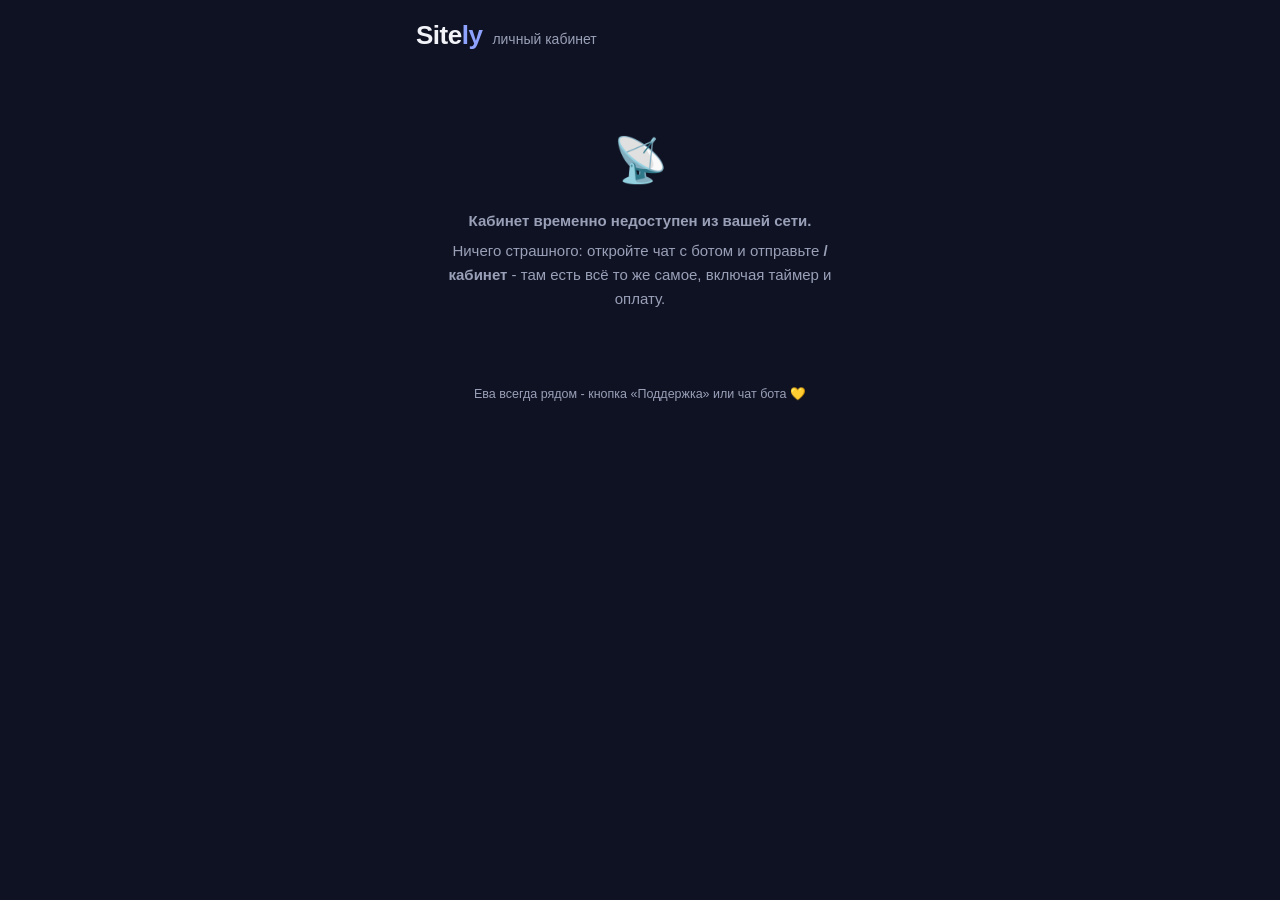
<file: index.html>
<!doctype html>
<html lang="ru">
<head>
<meta charset="utf-8">
<meta name="viewport" content="width=device-width, initial-scale=1, maximum-scale=1, user-scalable=no">
<title>Sitely - личный кабинет</title>
<meta name="robots" content="noindex">
<script src="https://telegram.org/js/telegram-web-app.js"></script>
<link rel="stylesheet" href="style.css">
</head>
<body>
<div id="app">
  <header class="head">
    <div class="logo">Site<span>ly</span></div>
    <div class="head-sub">личный кабинет</div>
  </header>

  <main id="content">
    <div class="state" id="loading">
      <div class="spinner"></div>
      <p>Загружаю ваш кабинет...</p>
    </div>
  </main>

  <footer class="foot">Ева всегда рядом - кнопка «Поддержка» или чат бота 💛</footer>
</div>
<script src="app.js"></script>
</body>
</html>
</file>
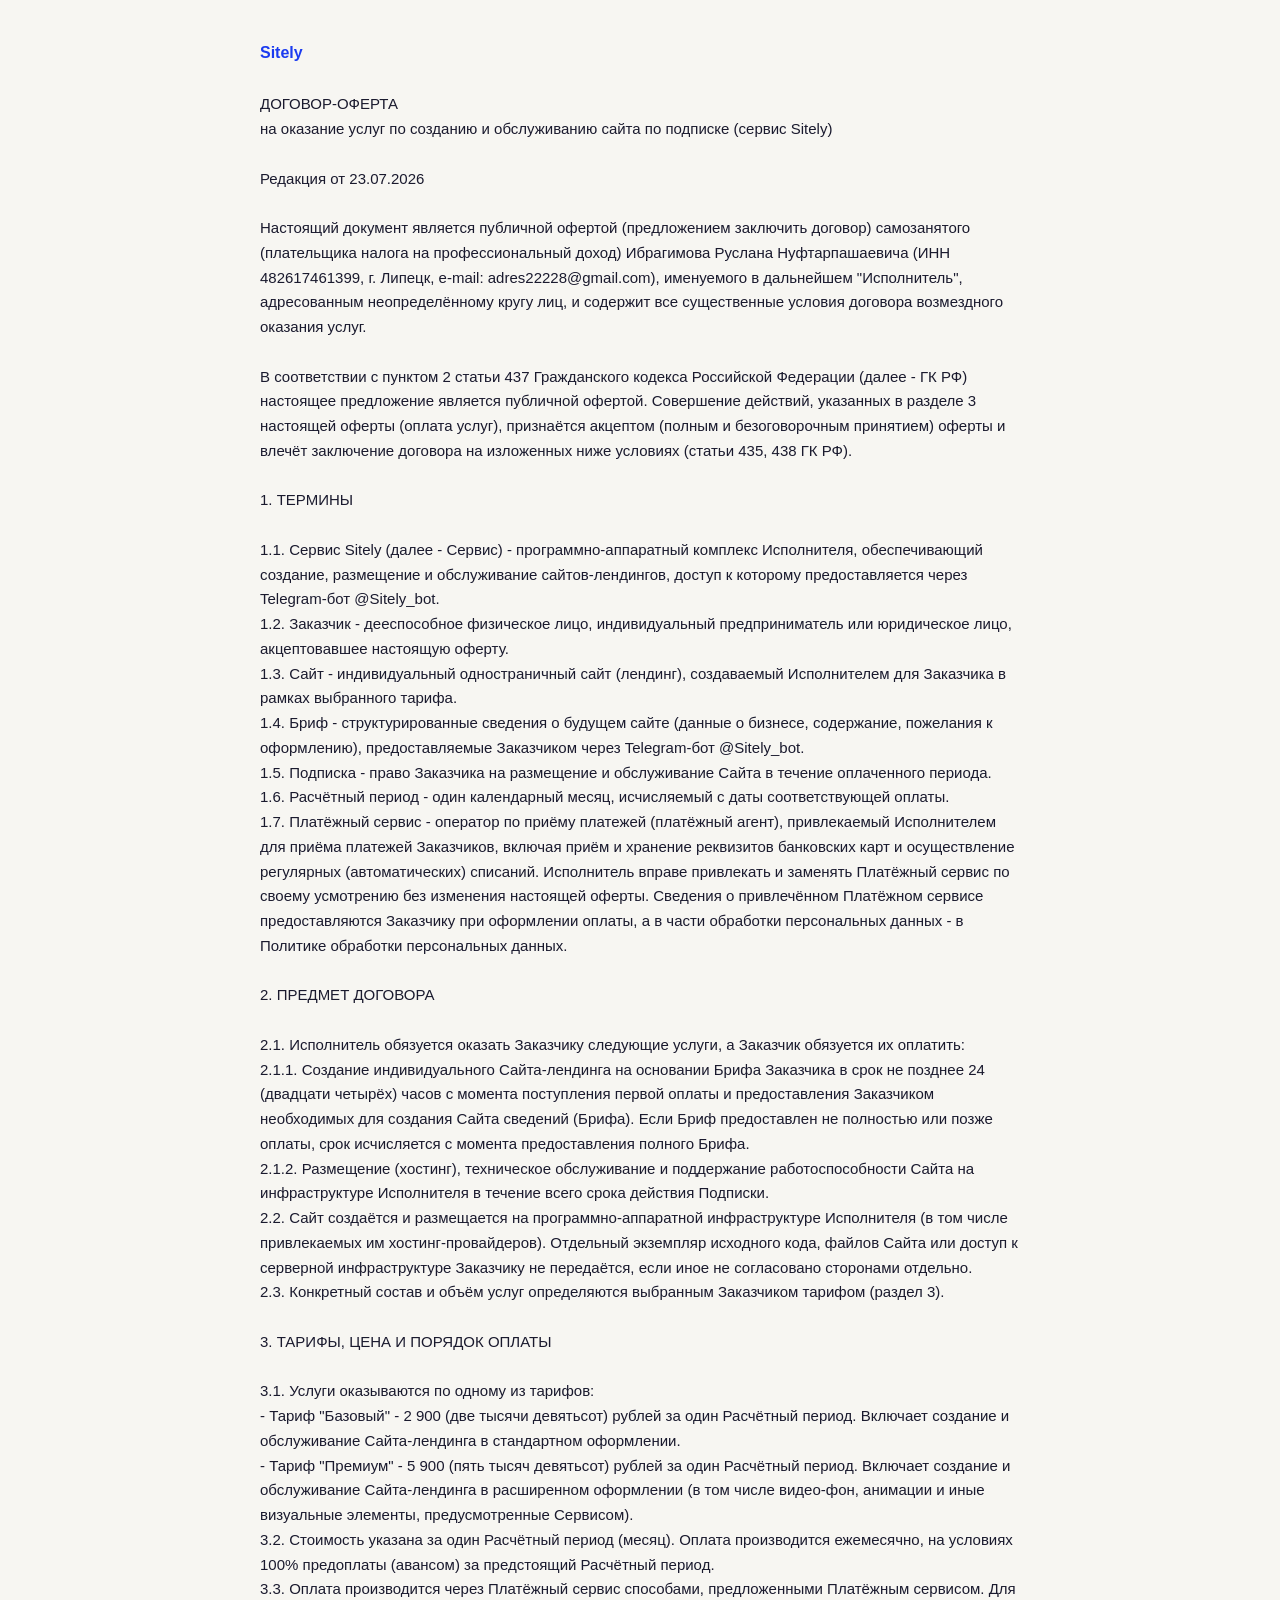
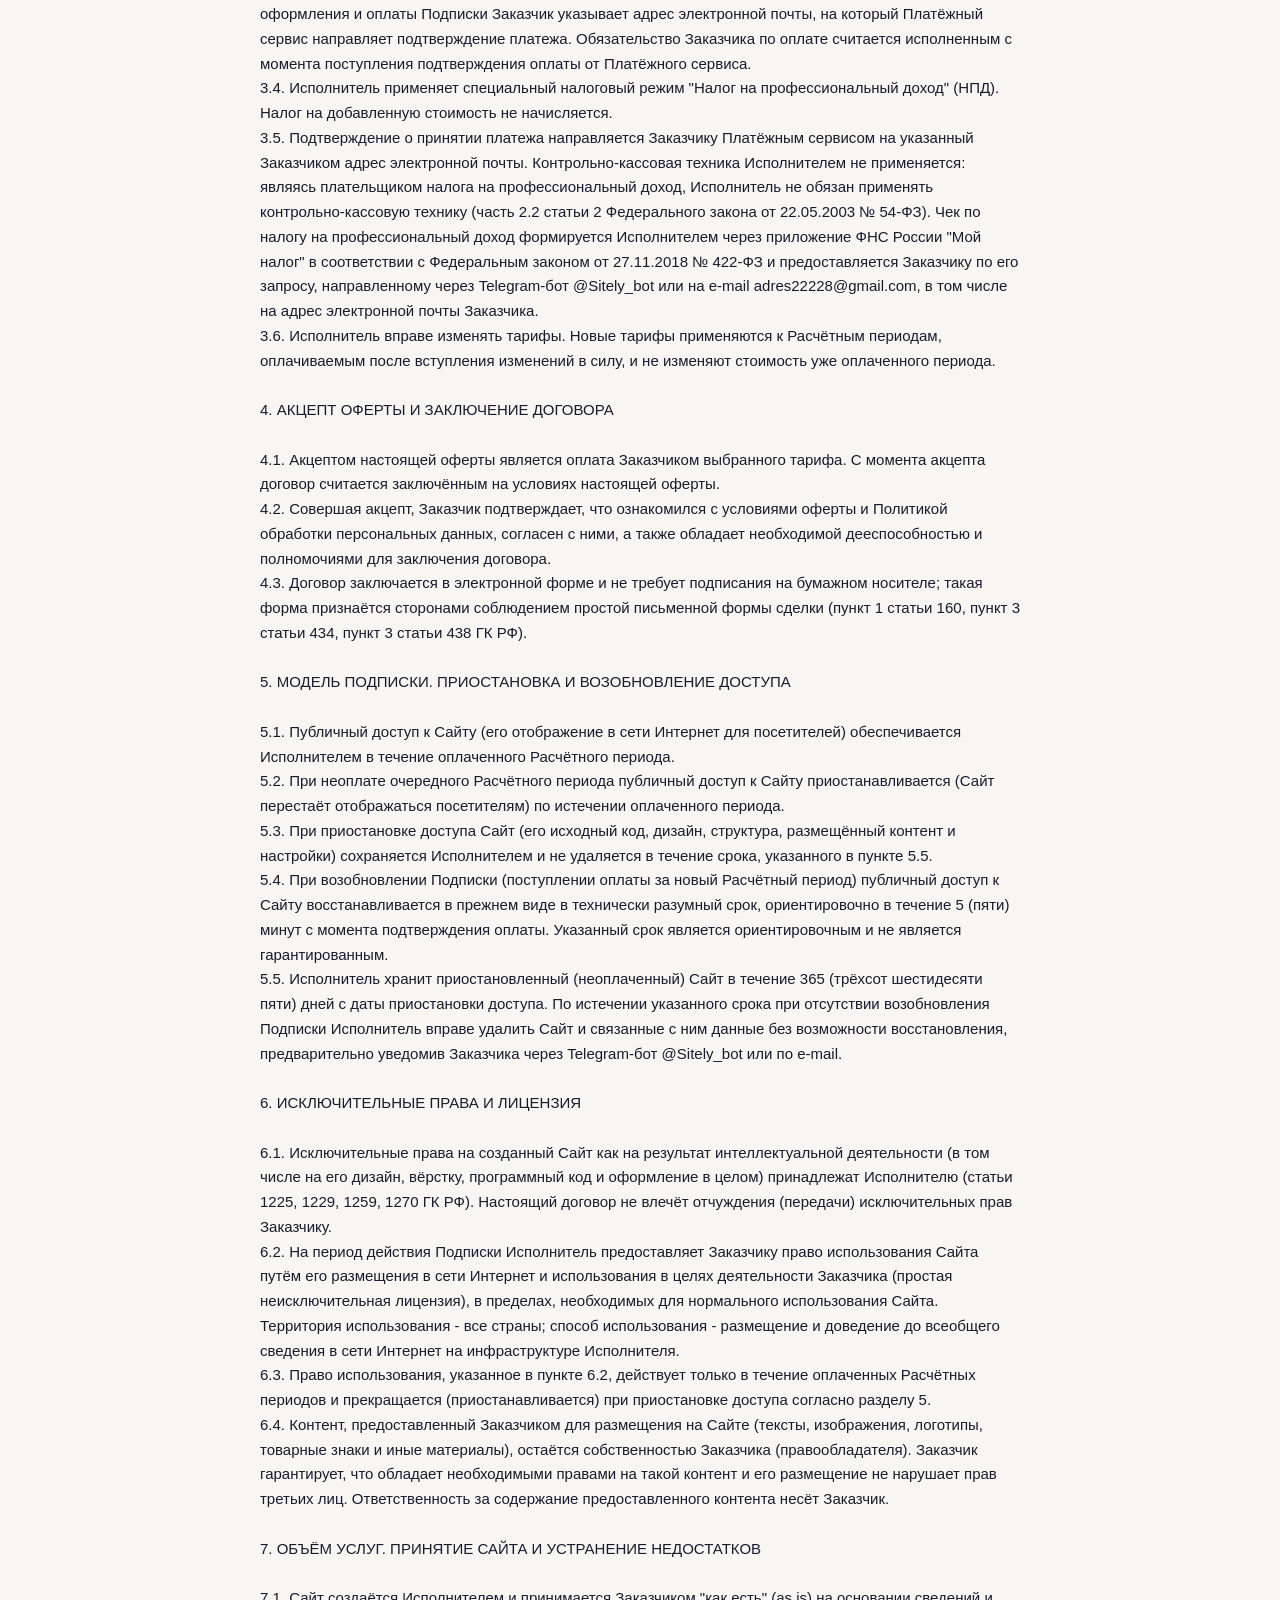
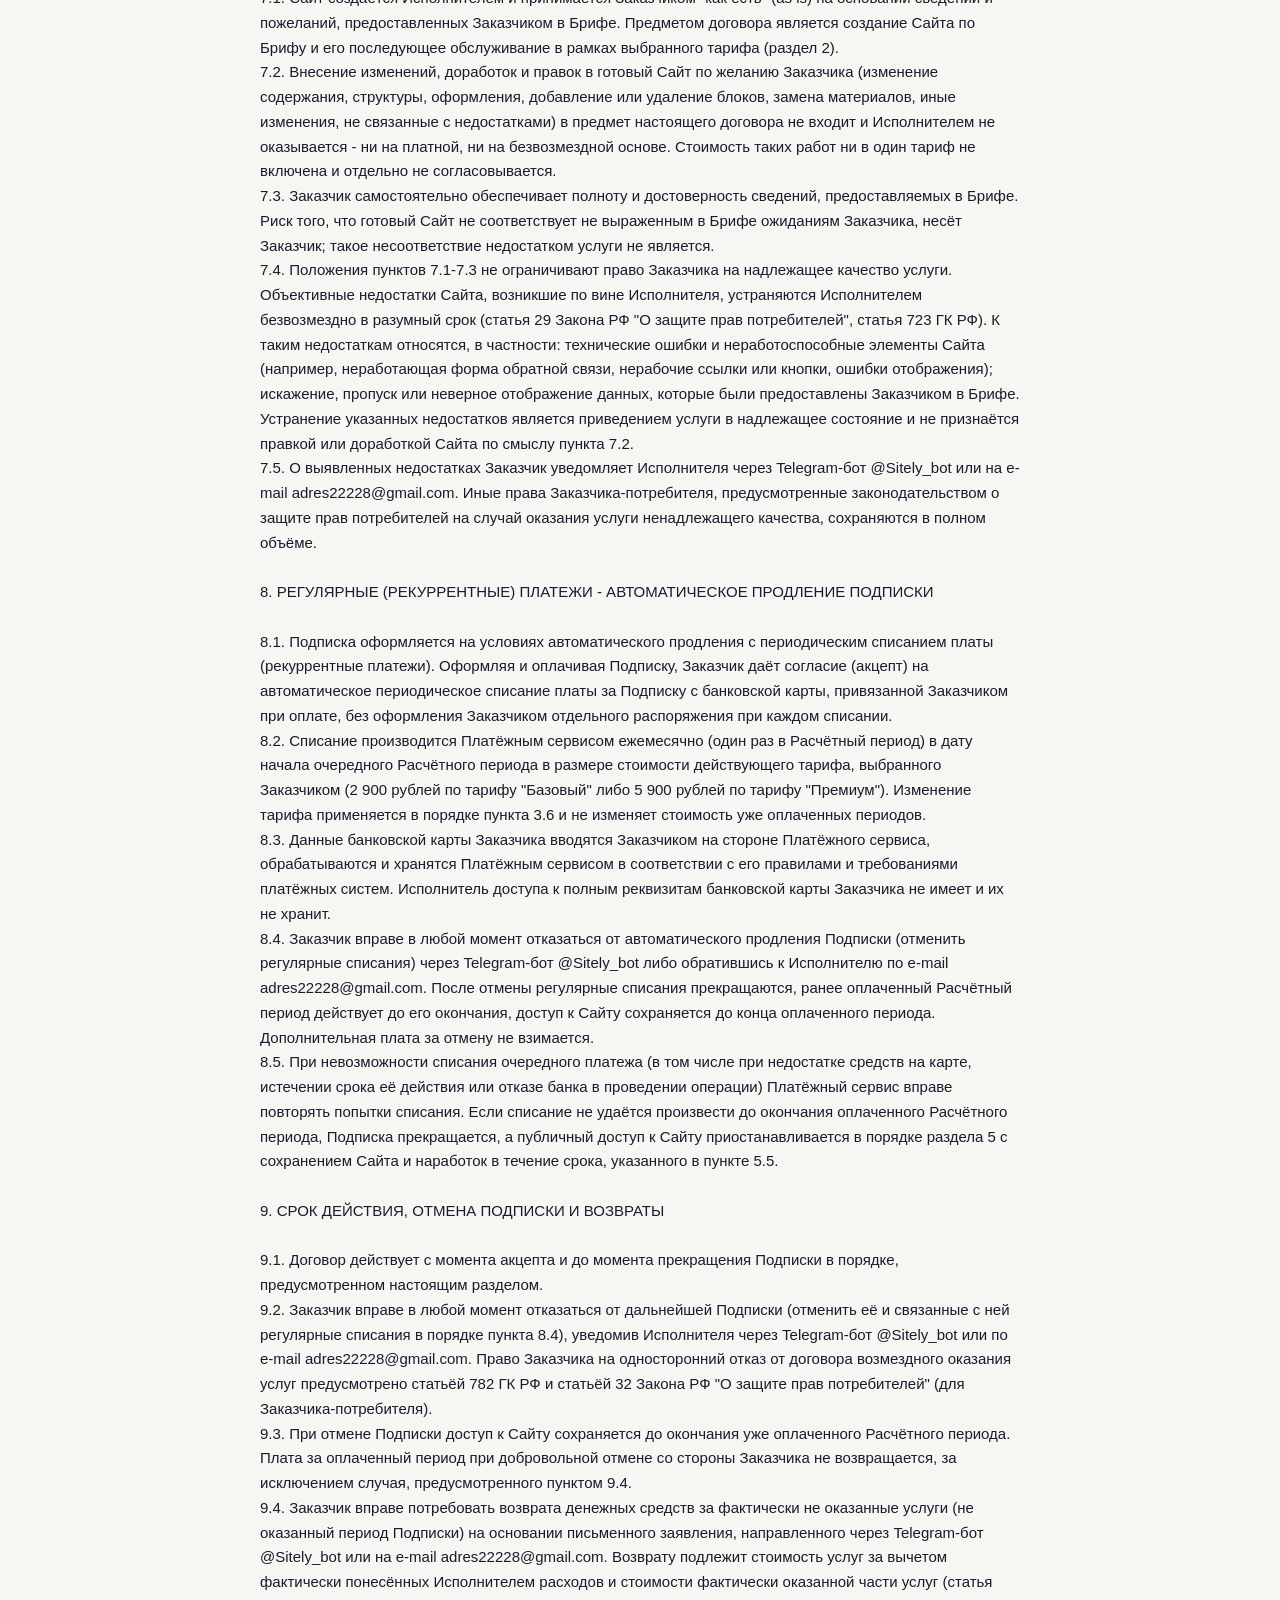
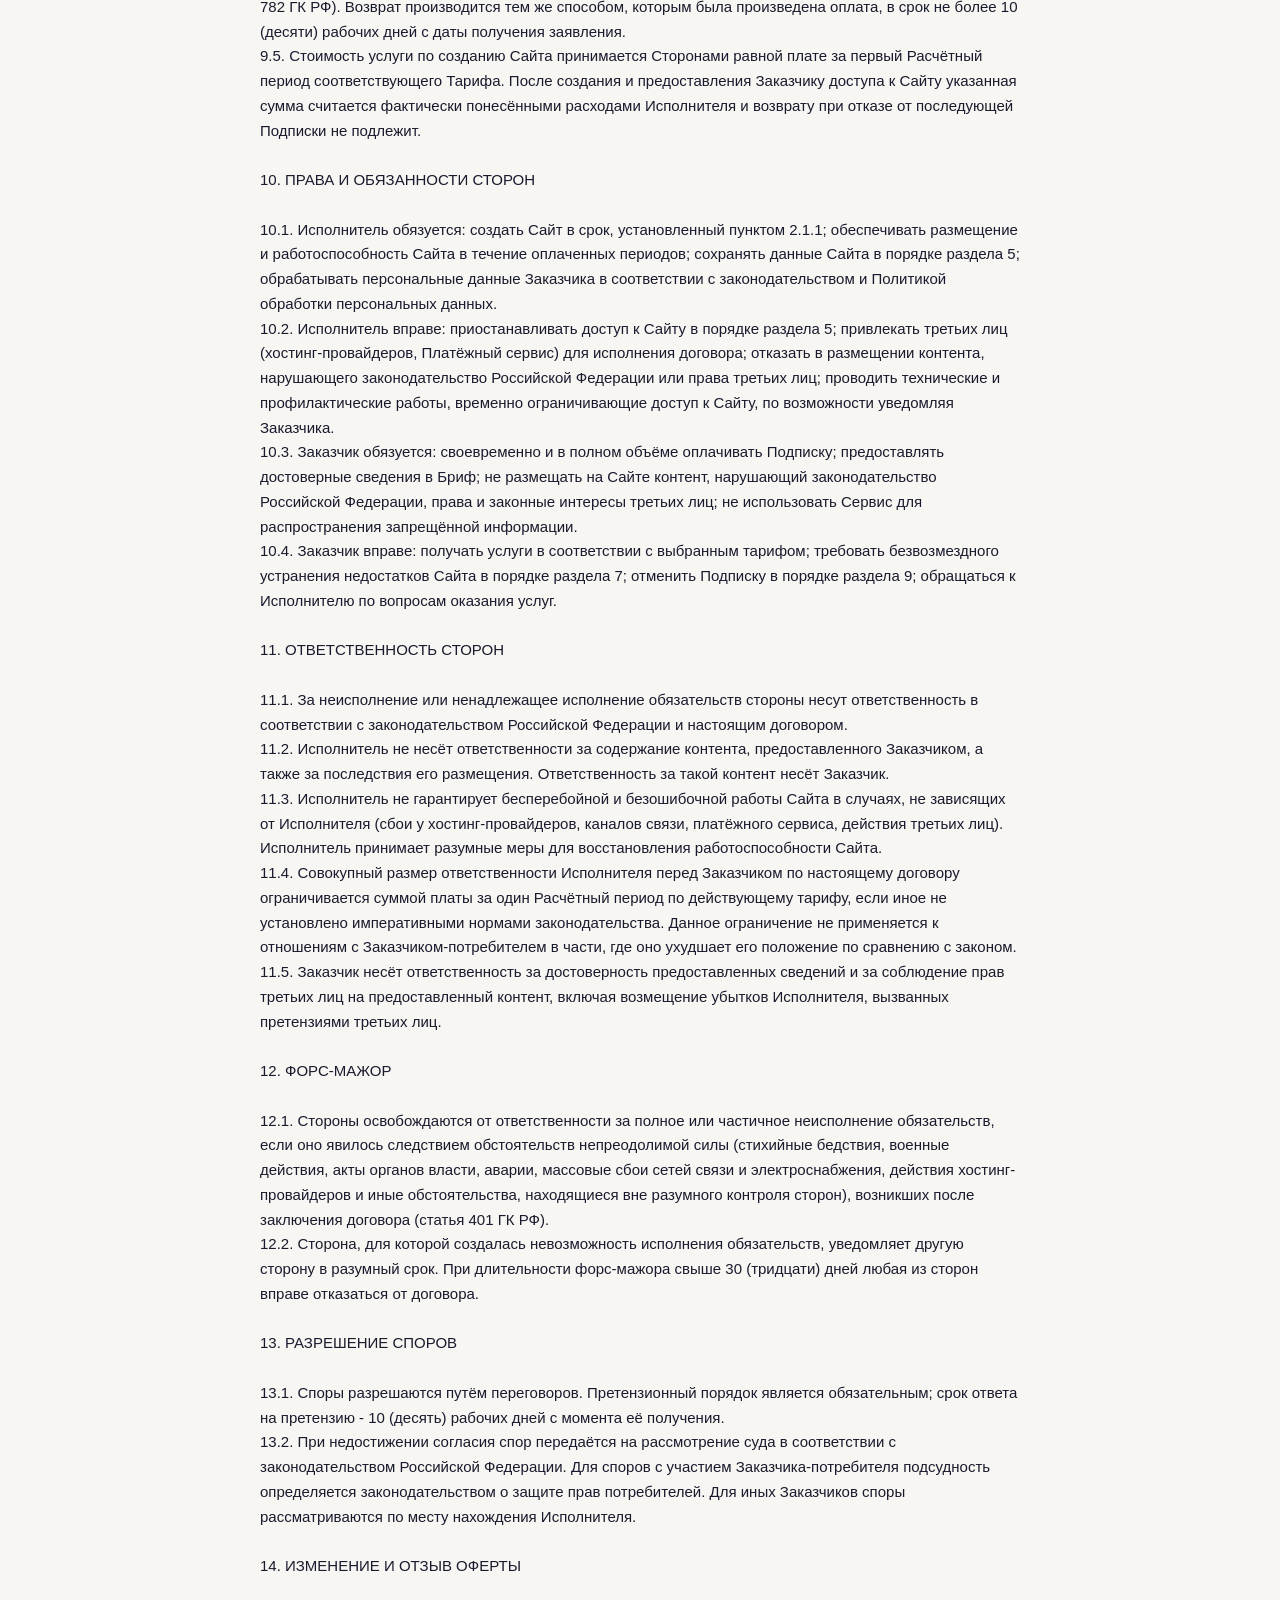
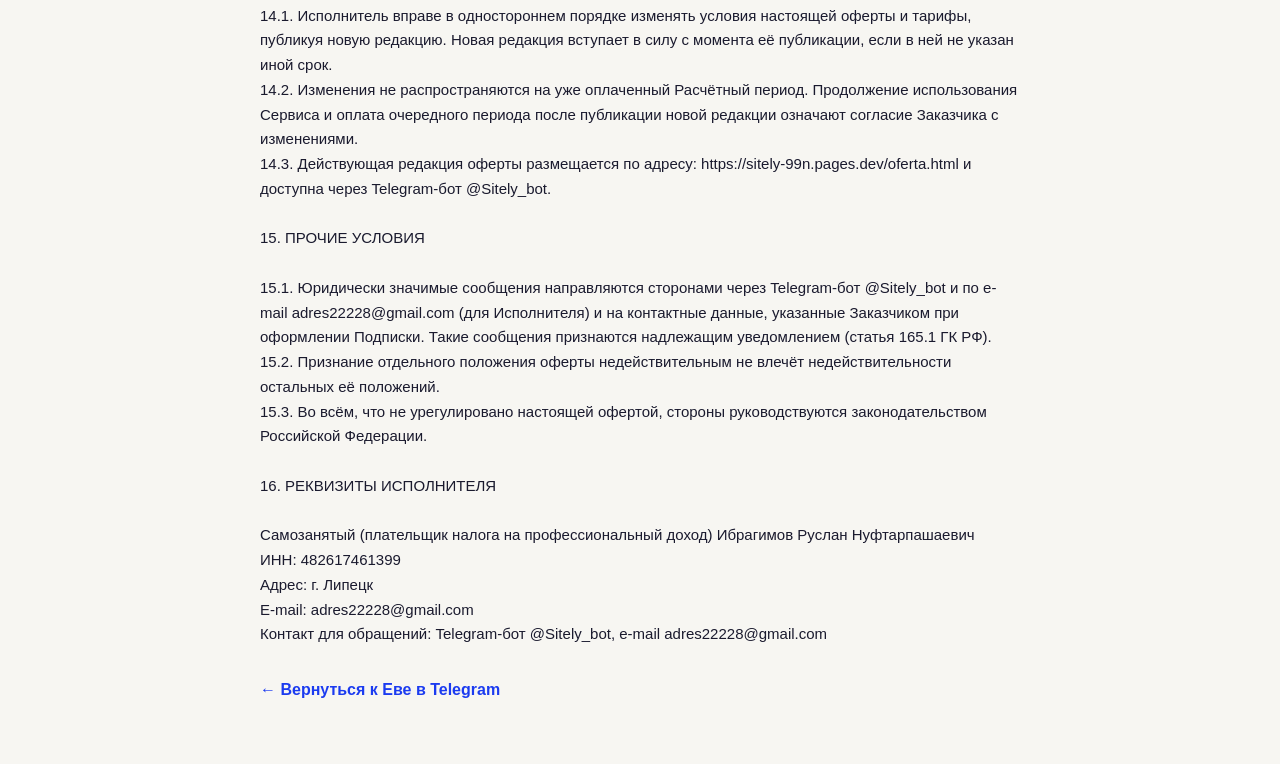
<file: oferta.html>
<!doctype html>
<html lang="ru">
<head>
<meta charset="utf-8">
<meta name="viewport" content="width=device-width,initial-scale=1">
<title>Договор-оферта - Sitely</title>
<style>
body{margin:0;font-family:-apple-system,'Segoe UI',Roboto,sans-serif;background:#f7f6f2;color:#1a1a2e;line-height:1.65}
.wrap{max-width:760px;margin:0 auto;padding:40px 20px 60px}
.brand{color:#1b3bf0;font-weight:800;font-size:16px;margin-bottom:26px}
pre{white-space:pre-wrap;font-family:inherit;font-size:15px;margin:0;word-wrap:break-word}
.back{display:inline-block;margin-top:30px;color:#1b3bf0;text-decoration:none;font-weight:600}
</style>
</head>
<body><div class="wrap">
<div class="brand">Sitely</div>
<pre>ДОГОВОР-ОФЕРТА
на оказание услуг по созданию и обслуживанию сайта по подписке (сервис Sitely)

Редакция от 23.07.2026

Настоящий документ является публичной офертой (предложением заключить договор) самозанятого (плательщика налога на профессиональный доход) Ибрагимова Руслана Нуфтарпашаевича (ИНН 482617461399, г. Липецк, e-mail: adres22228@gmail.com), именуемого в дальнейшем "Исполнитель", адресованным неопределённому кругу лиц, и содержит все существенные условия договора возмездного оказания услуг.

В соответствии с пунктом 2 статьи 437 Гражданского кодекса Российской Федерации (далее - ГК РФ) настоящее предложение является публичной офертой. Совершение действий, указанных в разделе 3 настоящей оферты (оплата услуг), признаётся акцептом (полным и безоговорочным принятием) оферты и влечёт заключение договора на изложенных ниже условиях (статьи 435, 438 ГК РФ).

1. ТЕРМИНЫ

1.1. Сервис Sitely (далее - Сервис) - программно-аппаратный комплекс Исполнителя, обеспечивающий создание, размещение и обслуживание сайтов-лендингов, доступ к которому предоставляется через Telegram-бот @Sitely_bot.
1.2. Заказчик - дееспособное физическое лицо, индивидуальный предприниматель или юридическое лицо, акцептовавшее настоящую оферту.
1.3. Сайт - индивидуальный одностраничный сайт (лендинг), создаваемый Исполнителем для Заказчика в рамках выбранного тарифа.
1.4. Бриф - структурированные сведения о будущем сайте (данные о бизнесе, содержание, пожелания к оформлению), предоставляемые Заказчиком через Telegram-бот @Sitely_bot.
1.5. Подписка - право Заказчика на размещение и обслуживание Сайта в течение оплаченного периода.
1.6. Расчётный период - один календарный месяц, исчисляемый с даты соответствующей оплаты.
1.7. Платёжный сервис - оператор по приёму платежей (платёжный агент), привлекаемый Исполнителем для приёма платежей Заказчиков, включая приём и хранение реквизитов банковских карт и осуществление регулярных (автоматических) списаний. Исполнитель вправе привлекать и заменять Платёжный сервис по своему усмотрению без изменения настоящей оферты. Сведения о привлечённом Платёжном сервисе предоставляются Заказчику при оформлении оплаты, а в части обработки персональных данных - в Политике обработки персональных данных.

2. ПРЕДМЕТ ДОГОВОРА

2.1. Исполнитель обязуется оказать Заказчику следующие услуги, а Заказчик обязуется их оплатить:
2.1.1. Создание индивидуального Сайта-лендинга на основании Брифа Заказчика в срок не позднее 24 (двадцати четырёх) часов с момента поступления первой оплаты и предоставления Заказчиком необходимых для создания Сайта сведений (Брифа). Если Бриф предоставлен не полностью или позже оплаты, срок исчисляется с момента предоставления полного Брифа.
2.1.2. Размещение (хостинг), техническое обслуживание и поддержание работоспособности Сайта на инфраструктуре Исполнителя в течение всего срока действия Подписки.
2.2. Сайт создаётся и размещается на программно-аппаратной инфраструктуре Исполнителя (в том числе привлекаемых им хостинг-провайдеров). Отдельный экземпляр исходного кода, файлов Сайта или доступ к серверной инфраструктуре Заказчику не передаётся, если иное не согласовано сторонами отдельно.
2.3. Конкретный состав и объём услуг определяются выбранным Заказчиком тарифом (раздел 3).

3. ТАРИФЫ, ЦЕНА И ПОРЯДОК ОПЛАТЫ

3.1. Услуги оказываются по одному из тарифов:
- Тариф "Базовый" - 2 900 (две тысячи девятьсот) рублей за один Расчётный период. Включает создание и обслуживание Сайта-лендинга в стандартном оформлении.
- Тариф "Премиум" - 5 900 (пять тысяч девятьсот) рублей за один Расчётный период. Включает создание и обслуживание Сайта-лендинга в расширенном оформлении (в том числе видео-фон, анимации и иные визуальные элементы, предусмотренные Сервисом).
3.2. Стоимость указана за один Расчётный период (месяц). Оплата производится ежемесячно, на условиях 100% предоплаты (авансом) за предстоящий Расчётный период.
3.3. Оплата производится через Платёжный сервис способами, предложенными Платёжным сервисом. Для оформления и оплаты Подписки Заказчик указывает адрес электронной почты, на который Платёжный сервис направляет подтверждение платежа. Обязательство Заказчика по оплате считается исполненным с момента поступления подтверждения оплаты от Платёжного сервиса.
3.4. Исполнитель применяет специальный налоговый режим "Налог на профессиональный доход" (НПД). Налог на добавленную стоимость не начисляется.
3.5. Подтверждение о принятии платежа направляется Заказчику Платёжным сервисом на указанный Заказчиком адрес электронной почты. Контрольно-кассовая техника Исполнителем не применяется: являясь плательщиком налога на профессиональный доход, Исполнитель не обязан применять контрольно-кассовую технику (часть 2.2 статьи 2 Федерального закона от 22.05.2003 № 54-ФЗ). Чек по налогу на профессиональный доход формируется Исполнителем через приложение ФНС России "Мой налог" в соответствии с Федеральным законом от 27.11.2018 № 422-ФЗ и предоставляется Заказчику по его запросу, направленному через Telegram-бот @Sitely_bot или на e-mail adres22228@gmail.com, в том числе на адрес электронной почты Заказчика.
3.6. Исполнитель вправе изменять тарифы. Новые тарифы применяются к Расчётным периодам, оплачиваемым после вступления изменений в силу, и не изменяют стоимость уже оплаченного периода.

4. АКЦЕПТ ОФЕРТЫ И ЗАКЛЮЧЕНИЕ ДОГОВОРА

4.1. Акцептом настоящей оферты является оплата Заказчиком выбранного тарифа. С момента акцепта договор считается заключённым на условиях настоящей оферты.
4.2. Совершая акцепт, Заказчик подтверждает, что ознакомился с условиями оферты и Политикой обработки персональных данных, согласен с ними, а также обладает необходимой дееспособностью и полномочиями для заключения договора.
4.3. Договор заключается в электронной форме и не требует подписания на бумажном носителе; такая форма признаётся сторонами соблюдением простой письменной формы сделки (пункт 1 статьи 160, пункт 3 статьи 434, пункт 3 статьи 438 ГК РФ).

5. МОДЕЛЬ ПОДПИСКИ. ПРИОСТАНОВКА И ВОЗОБНОВЛЕНИЕ ДОСТУПА

5.1. Публичный доступ к Сайту (его отображение в сети Интернет для посетителей) обеспечивается Исполнителем в течение оплаченного Расчётного периода.
5.2. При неоплате очередного Расчётного периода публичный доступ к Сайту приостанавливается (Сайт перестаёт отображаться посетителям) по истечении оплаченного периода.
5.3. При приостановке доступа Сайт (его исходный код, дизайн, структура, размещённый контент и настройки) сохраняется Исполнителем и не удаляется в течение срока, указанного в пункте 5.5.
5.4. При возобновлении Подписки (поступлении оплаты за новый Расчётный период) публичный доступ к Сайту восстанавливается в прежнем виде в технически разумный срок, ориентировочно в течение 5 (пяти) минут с момента подтверждения оплаты. Указанный срок является ориентировочным и не является гарантированным.
5.5. Исполнитель хранит приостановленный (неоплаченный) Сайт в течение 365 (трёхсот шестидесяти пяти) дней с даты приостановки доступа. По истечении указанного срока при отсутствии возобновления Подписки Исполнитель вправе удалить Сайт и связанные с ним данные без возможности восстановления, предварительно уведомив Заказчика через Telegram-бот @Sitely_bot или по e-mail.

6. ИСКЛЮЧИТЕЛЬНЫЕ ПРАВА И ЛИЦЕНЗИЯ

6.1. Исключительные права на созданный Сайт как на результат интеллектуальной деятельности (в том числе на его дизайн, вёрстку, программный код и оформление в целом) принадлежат Исполнителю (статьи 1225, 1229, 1259, 1270 ГК РФ). Настоящий договор не влечёт отчуждения (передачи) исключительных прав Заказчику.
6.2. На период действия Подписки Исполнитель предоставляет Заказчику право использования Сайта путём его размещения в сети Интернет и использования в целях деятельности Заказчика (простая неисключительная лицензия), в пределах, необходимых для нормального использования Сайта. Территория использования - все страны; способ использования - размещение и доведение до всеобщего сведения в сети Интернет на инфраструктуре Исполнителя.
6.3. Право использования, указанное в пункте 6.2, действует только в течение оплаченных Расчётных периодов и прекращается (приостанавливается) при приостановке доступа согласно разделу 5.
6.4. Контент, предоставленный Заказчиком для размещения на Сайте (тексты, изображения, логотипы, товарные знаки и иные материалы), остаётся собственностью Заказчика (правообладателя). Заказчик гарантирует, что обладает необходимыми правами на такой контент и его размещение не нарушает прав третьих лиц. Ответственность за содержание предоставленного контента несёт Заказчик.

7. ОБЪЁМ УСЛУГ. ПРИНЯТИЕ САЙТА И УСТРАНЕНИЕ НЕДОСТАТКОВ

7.1. Сайт создаётся Исполнителем и принимается Заказчиком "как есть" (as is) на основании сведений и пожеланий, предоставленных Заказчиком в Брифе. Предметом договора является создание Сайта по Брифу и его последующее обслуживание в рамках выбранного тарифа (раздел 2).
7.2. Внесение изменений, доработок и правок в готовый Сайт по желанию Заказчика (изменение содержания, структуры, оформления, добавление или удаление блоков, замена материалов, иные изменения, не связанные с недостатками) в предмет настоящего договора не входит и Исполнителем не оказывается - ни на платной, ни на безвозмездной основе. Стоимость таких работ ни в один тариф не включена и отдельно не согласовывается.
7.3. Заказчик самостоятельно обеспечивает полноту и достоверность сведений, предоставляемых в Брифе. Риск того, что готовый Сайт не соответствует не выраженным в Брифе ожиданиям Заказчика, несёт Заказчик; такое несоответствие недостатком услуги не является.
7.4. Положения пунктов 7.1-7.3 не ограничивают право Заказчика на надлежащее качество услуги. Объективные недостатки Сайта, возникшие по вине Исполнителя, устраняются Исполнителем безвозмездно в разумный срок (статья 29 Закона РФ "О защите прав потребителей", статья 723 ГК РФ). К таким недостаткам относятся, в частности: технические ошибки и неработоспособные элементы Сайта (например, неработающая форма обратной связи, нерабочие ссылки или кнопки, ошибки отображения); искажение, пропуск или неверное отображение данных, которые были предоставлены Заказчиком в Брифе. Устранение указанных недостатков является приведением услуги в надлежащее состояние и не признаётся правкой или доработкой Сайта по смыслу пункта 7.2.
7.5. О выявленных недостатках Заказчик уведомляет Исполнителя через Telegram-бот @Sitely_bot или на e-mail adres22228@gmail.com. Иные права Заказчика-потребителя, предусмотренные законодательством о защите прав потребителей на случай оказания услуги ненадлежащего качества, сохраняются в полном объёме.

8. РЕГУЛЯРНЫЕ (РЕКУРРЕНТНЫЕ) ПЛАТЕЖИ - АВТОМАТИЧЕСКОЕ ПРОДЛЕНИЕ ПОДПИСКИ

8.1. Подписка оформляется на условиях автоматического продления с периодическим списанием платы (рекуррентные платежи). Оформляя и оплачивая Подписку, Заказчик даёт согласие (акцепт) на автоматическое периодическое списание платы за Подписку с банковской карты, привязанной Заказчиком при оплате, без оформления Заказчиком отдельного распоряжения при каждом списании.
8.2. Списание производится Платёжным сервисом ежемесячно (один раз в Расчётный период) в дату начала очередного Расчётного периода в размере стоимости действующего тарифа, выбранного Заказчиком (2 900 рублей по тарифу "Базовый" либо 5 900 рублей по тарифу "Премиум"). Изменение тарифа применяется в порядке пункта 3.6 и не изменяет стоимость уже оплаченных периодов.
8.3. Данные банковской карты Заказчика вводятся Заказчиком на стороне Платёжного сервиса, обрабатываются и хранятся Платёжным сервисом в соответствии с его правилами и требованиями платёжных систем. Исполнитель доступа к полным реквизитам банковской карты Заказчика не имеет и их не хранит.
8.4. Заказчик вправе в любой момент отказаться от автоматического продления Подписки (отменить регулярные списания) через Telegram-бот @Sitely_bot либо обратившись к Исполнителю по e-mail adres22228@gmail.com. После отмены регулярные списания прекращаются, ранее оплаченный Расчётный период действует до его окончания, доступ к Сайту сохраняется до конца оплаченного периода. Дополнительная плата за отмену не взимается.
8.5. При невозможности списания очередного платежа (в том числе при недостатке средств на карте, истечении срока её действия или отказе банка в проведении операции) Платёжный сервис вправе повторять попытки списания. Если списание не удаётся произвести до окончания оплаченного Расчётного периода, Подписка прекращается, а публичный доступ к Сайту приостанавливается в порядке раздела 5 с сохранением Сайта и наработок в течение срока, указанного в пункте 5.5.

9. СРОК ДЕЙСТВИЯ, ОТМЕНА ПОДПИСКИ И ВОЗВРАТЫ

9.1. Договор действует с момента акцепта и до момента прекращения Подписки в порядке, предусмотренном настоящим разделом.
9.2. Заказчик вправе в любой момент отказаться от дальнейшей Подписки (отменить её и связанные с ней регулярные списания в порядке пункта 8.4), уведомив Исполнителя через Telegram-бот @Sitely_bot или по e-mail adres22228@gmail.com. Право Заказчика на односторонний отказ от договора возмездного оказания услуг предусмотрено статьёй 782 ГК РФ и статьёй 32 Закона РФ "О защите прав потребителей" (для Заказчика-потребителя).
9.3. При отмене Подписки доступ к Сайту сохраняется до окончания уже оплаченного Расчётного периода. Плата за оплаченный период при добровольной отмене со стороны Заказчика не возвращается, за исключением случая, предусмотренного пунктом 9.4.
9.4. Заказчик вправе потребовать возврата денежных средств за фактически не оказанные услуги (не оказанный период Подписки) на основании письменного заявления, направленного через Telegram-бот @Sitely_bot или на e-mail adres22228@gmail.com. Возврату подлежит стоимость услуг за вычетом фактически понесённых Исполнителем расходов и стоимости фактически оказанной части услуг (статья 782 ГК РФ). Возврат производится тем же способом, которым была произведена оплата, в срок не более 10 (десяти) рабочих дней с даты получения заявления.
9.5. Стоимость услуги по созданию Сайта принимается Сторонами равной плате за первый Расчётный период соответствующего Тарифа. После создания и предоставления Заказчику доступа к Сайту указанная сумма считается фактически понесёнными расходами Исполнителя и возврату при отказе от последующей Подписки не подлежит.

10. ПРАВА И ОБЯЗАННОСТИ СТОРОН

10.1. Исполнитель обязуется: создать Сайт в срок, установленный пунктом 2.1.1; обеспечивать размещение и работоспособность Сайта в течение оплаченных периодов; сохранять данные Сайта в порядке раздела 5; обрабатывать персональные данные Заказчика в соответствии с законодательством и Политикой обработки персональных данных.
10.2. Исполнитель вправе: приостанавливать доступ к Сайту в порядке раздела 5; привлекать третьих лиц (хостинг-провайдеров, Платёжный сервис) для исполнения договора; отказать в размещении контента, нарушающего законодательство Российской Федерации или права третьих лиц; проводить технические и профилактические работы, временно ограничивающие доступ к Сайту, по возможности уведомляя Заказчика.
10.3. Заказчик обязуется: своевременно и в полном объёме оплачивать Подписку; предоставлять достоверные сведения в Бриф; не размещать на Сайте контент, нарушающий законодательство Российской Федерации, права и законные интересы третьих лиц; не использовать Сервис для распространения запрещённой информации.
10.4. Заказчик вправе: получать услуги в соответствии с выбранным тарифом; требовать безвозмездного устранения недостатков Сайта в порядке раздела 7; отменить Подписку в порядке раздела 9; обращаться к Исполнителю по вопросам оказания услуг.

11. ОТВЕТСТВЕННОСТЬ СТОРОН

11.1. За неисполнение или ненадлежащее исполнение обязательств стороны несут ответственность в соответствии с законодательством Российской Федерации и настоящим договором.
11.2. Исполнитель не несёт ответственности за содержание контента, предоставленного Заказчиком, а также за последствия его размещения. Ответственность за такой контент несёт Заказчик.
11.3. Исполнитель не гарантирует бесперебойной и безошибочной работы Сайта в случаях, не зависящих от Исполнителя (сбои у хостинг-провайдеров, каналов связи, платёжного сервиса, действия третьих лиц). Исполнитель принимает разумные меры для восстановления работоспособности Сайта.
11.4. Совокупный размер ответственности Исполнителя перед Заказчиком по настоящему договору ограничивается суммой платы за один Расчётный период по действующему тарифу, если иное не установлено императивными нормами законодательства. Данное ограничение не применяется к отношениям с Заказчиком-потребителем в части, где оно ухудшает его положение по сравнению с законом.
11.5. Заказчик несёт ответственность за достоверность предоставленных сведений и за соблюдение прав третьих лиц на предоставленный контент, включая возмещение убытков Исполнителя, вызванных претензиями третьих лиц.

12. ФОРС-МАЖОР

12.1. Стороны освобождаются от ответственности за полное или частичное неисполнение обязательств, если оно явилось следствием обстоятельств непреодолимой силы (стихийные бедствия, военные действия, акты органов власти, аварии, массовые сбои сетей связи и электроснабжения, действия хостинг-провайдеров и иные обстоятельства, находящиеся вне разумного контроля сторон), возникших после заключения договора (статья 401 ГК РФ).
12.2. Сторона, для которой создалась невозможность исполнения обязательств, уведомляет другую сторону в разумный срок. При длительности форс-мажора свыше 30 (тридцати) дней любая из сторон вправе отказаться от договора.

13. РАЗРЕШЕНИЕ СПОРОВ

13.1. Споры разрешаются путём переговоров. Претензионный порядок является обязательным; срок ответа на претензию - 10 (десять) рабочих дней с момента её получения.
13.2. При недостижении согласия спор передаётся на рассмотрение суда в соответствии с законодательством Российской Федерации. Для споров с участием Заказчика-потребителя подсудность определяется законодательством о защите прав потребителей. Для иных Заказчиков споры рассматриваются по месту нахождения Исполнителя.

14. ИЗМЕНЕНИЕ И ОТЗЫВ ОФЕРТЫ

14.1. Исполнитель вправе в одностороннем порядке изменять условия настоящей оферты и тарифы, публикуя новую редакцию. Новая редакция вступает в силу с момента её публикации, если в ней не указан иной срок.
14.2. Изменения не распространяются на уже оплаченный Расчётный период. Продолжение использования Сервиса и оплата очередного периода после публикации новой редакции означают согласие Заказчика с изменениями.
14.3. Действующая редакция оферты размещается по адресу: https://sitely-99n.pages.dev/oferta.html и доступна через Telegram-бот @Sitely_bot.

15. ПРОЧИЕ УСЛОВИЯ

15.1. Юридически значимые сообщения направляются сторонами через Telegram-бот @Sitely_bot и по e-mail adres22228@gmail.com (для Исполнителя) и на контактные данные, указанные Заказчиком при оформлении Подписки. Такие сообщения признаются надлежащим уведомлением (статья 165.1 ГК РФ).
15.2. Признание отдельного положения оферты недействительным не влечёт недействительности остальных её положений.
15.3. Во всём, что не урегулировано настоящей офертой, стороны руководствуются законодательством Российской Федерации.

16. РЕКВИЗИТЫ ИСПОЛНИТЕЛЯ

Самозанятый (плательщик налога на профессиональный доход) Ибрагимов Руслан Нуфтарпашаевич
ИНН: 482617461399
Адрес: г. Липецк
E-mail: adres22228@gmail.com
Контакт для обращений: Telegram-бот @Sitely_bot, e-mail adres22228@gmail.com</pre>
<a class="back" href="https://t.me/Sitely_bot">&larr; Вернуться к Еве в Telegram</a>
</div></body></html>
</file>
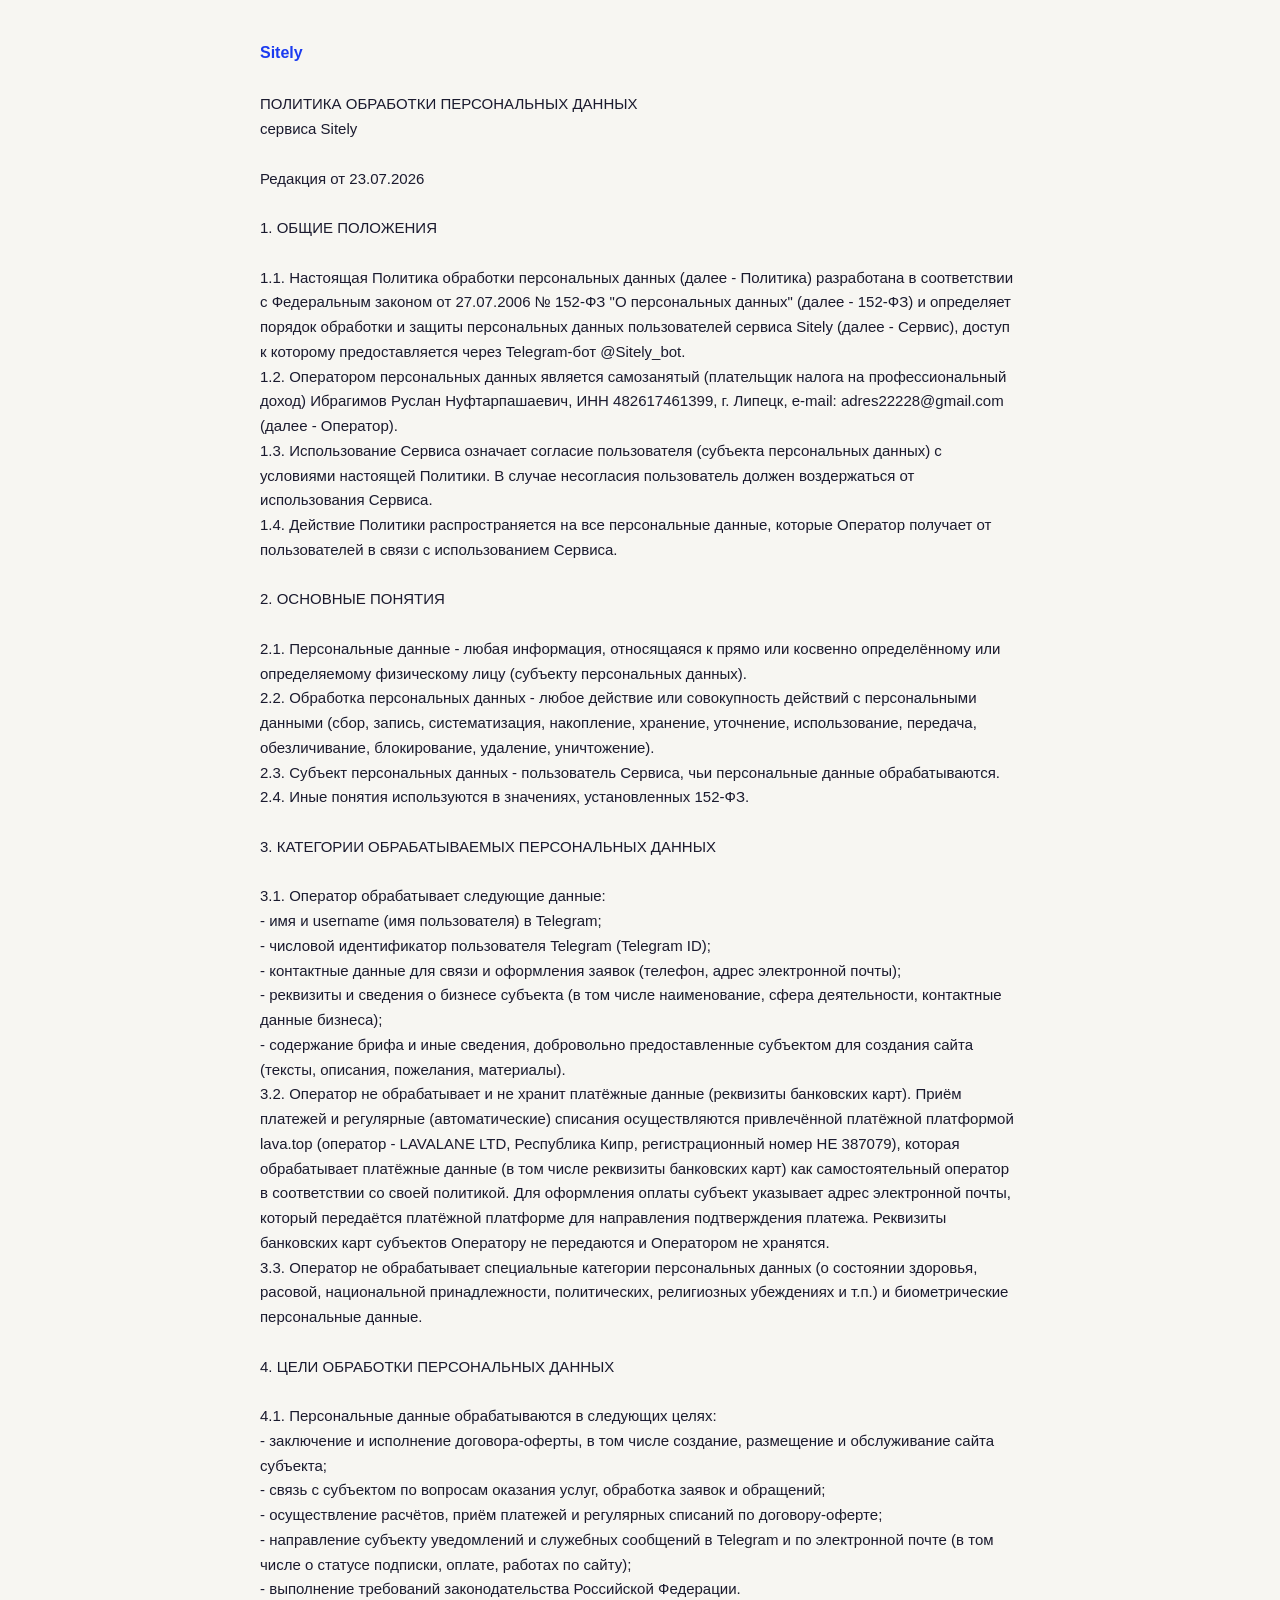
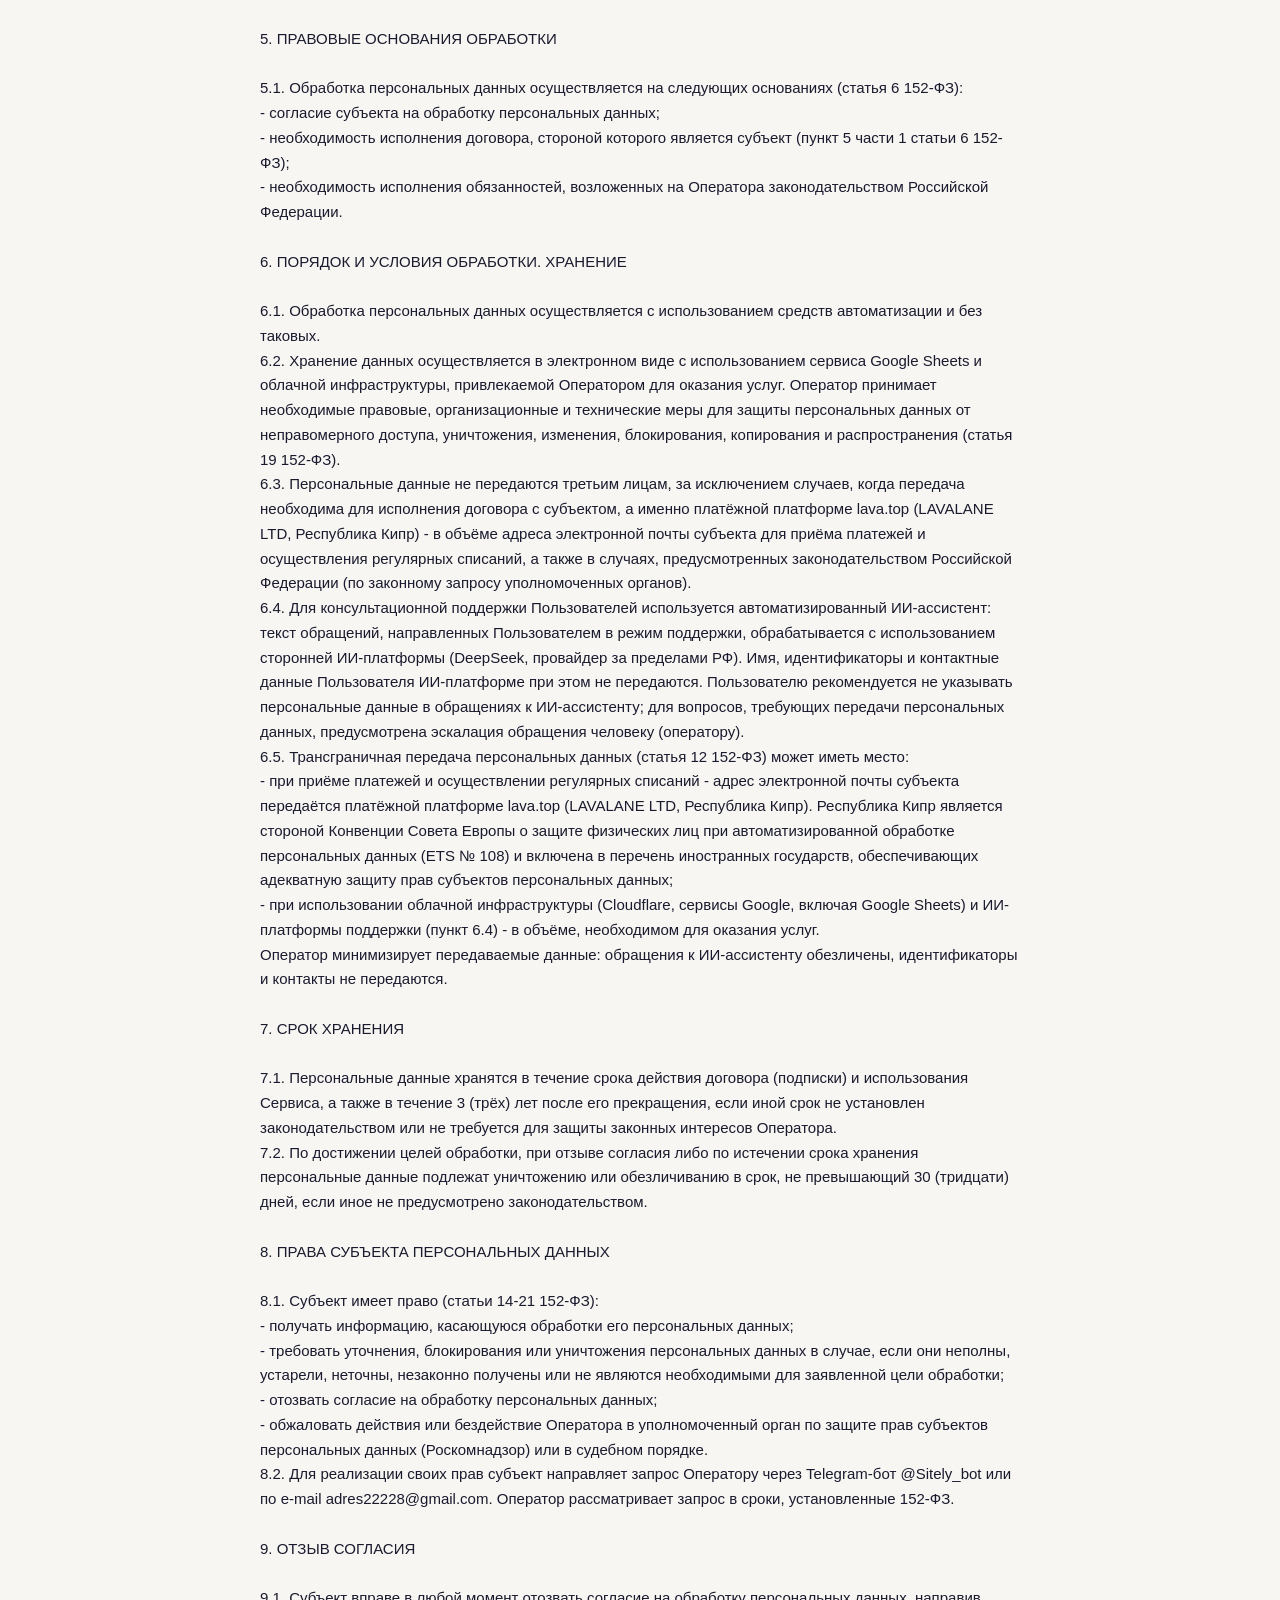
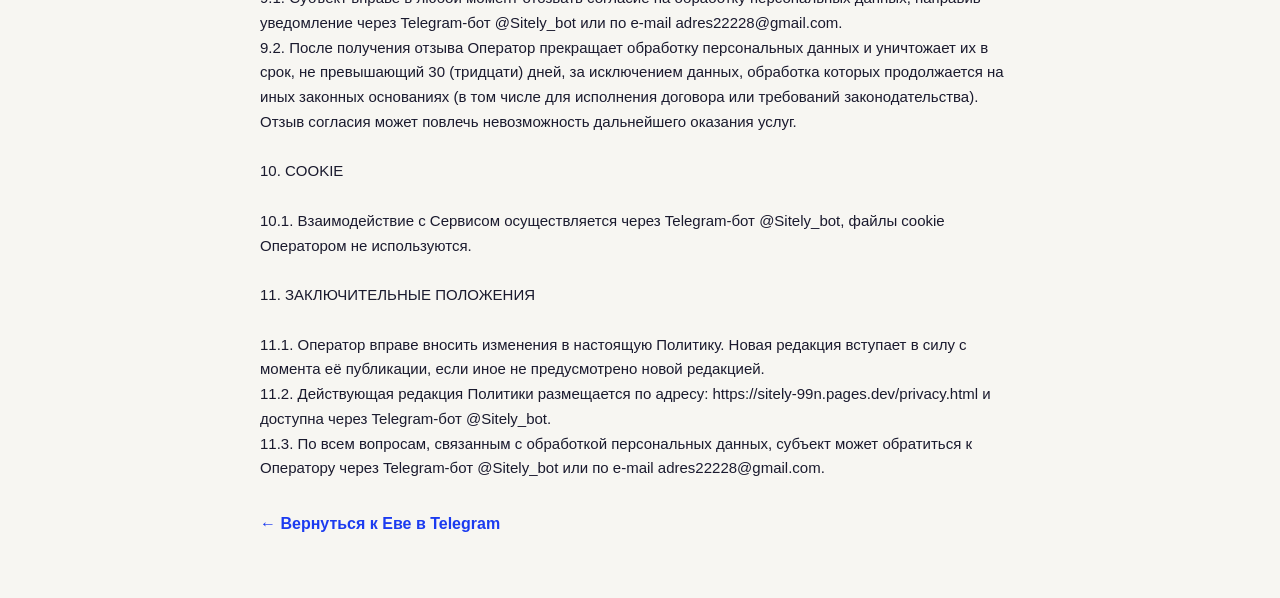
<file: privacy.html>
<!doctype html>
<html lang="ru">
<head>
<meta charset="utf-8">
<meta name="viewport" content="width=device-width,initial-scale=1">
<title>Политика обработки персональных данных - Sitely</title>
<style>
body{margin:0;font-family:-apple-system,'Segoe UI',Roboto,sans-serif;background:#f7f6f2;color:#1a1a2e;line-height:1.65}
.wrap{max-width:760px;margin:0 auto;padding:40px 20px 60px}
.brand{color:#1b3bf0;font-weight:800;font-size:16px;margin-bottom:26px}
pre{white-space:pre-wrap;font-family:inherit;font-size:15px;margin:0;word-wrap:break-word}
.back{display:inline-block;margin-top:30px;color:#1b3bf0;text-decoration:none;font-weight:600}
</style>
</head>
<body><div class="wrap">
<div class="brand">Sitely</div>
<pre>ПОЛИТИКА ОБРАБОТКИ ПЕРСОНАЛЬНЫХ ДАННЫХ
сервиса Sitely

Редакция от 23.07.2026

1. ОБЩИЕ ПОЛОЖЕНИЯ

1.1. Настоящая Политика обработки персональных данных (далее - Политика) разработана в соответствии с Федеральным законом от 27.07.2006 № 152-ФЗ "О персональных данных" (далее - 152-ФЗ) и определяет порядок обработки и защиты персональных данных пользователей сервиса Sitely (далее - Сервис), доступ к которому предоставляется через Telegram-бот @Sitely_bot.
1.2. Оператором персональных данных является самозанятый (плательщик налога на профессиональный доход) Ибрагимов Руслан Нуфтарпашаевич, ИНН 482617461399, г. Липецк, e-mail: adres22228@gmail.com (далее - Оператор).
1.3. Использование Сервиса означает согласие пользователя (субъекта персональных данных) с условиями настоящей Политики. В случае несогласия пользователь должен воздержаться от использования Сервиса.
1.4. Действие Политики распространяется на все персональные данные, которые Оператор получает от пользователей в связи с использованием Сервиса.

2. ОСНОВНЫЕ ПОНЯТИЯ

2.1. Персональные данные - любая информация, относящаяся к прямо или косвенно определённому или определяемому физическому лицу (субъекту персональных данных).
2.2. Обработка персональных данных - любое действие или совокупность действий с персональными данными (сбор, запись, систематизация, накопление, хранение, уточнение, использование, передача, обезличивание, блокирование, удаление, уничтожение).
2.3. Субъект персональных данных - пользователь Сервиса, чьи персональные данные обрабатываются.
2.4. Иные понятия используются в значениях, установленных 152-ФЗ.

3. КАТЕГОРИИ ОБРАБАТЫВАЕМЫХ ПЕРСОНАЛЬНЫХ ДАННЫХ

3.1. Оператор обрабатывает следующие данные:
- имя и username (имя пользователя) в Telegram;
- числовой идентификатор пользователя Telegram (Telegram ID);
- контактные данные для связи и оформления заявок (телефон, адрес электронной почты);
- реквизиты и сведения о бизнесе субъекта (в том числе наименование, сфера деятельности, контактные данные бизнеса);
- содержание брифа и иные сведения, добровольно предоставленные субъектом для создания сайта (тексты, описания, пожелания, материалы).
3.2. Оператор не обрабатывает и не хранит платёжные данные (реквизиты банковских карт). Приём платежей и регулярные (автоматические) списания осуществляются привлечённой платёжной платформой lava.top (оператор - LAVALANE LTD, Республика Кипр, регистрационный номер HE 387079), которая обрабатывает платёжные данные (в том числе реквизиты банковских карт) как самостоятельный оператор в соответствии со своей политикой. Для оформления оплаты субъект указывает адрес электронной почты, который передаётся платёжной платформе для направления подтверждения платежа. Реквизиты банковских карт субъектов Оператору не передаются и Оператором не хранятся.
3.3. Оператор не обрабатывает специальные категории персональных данных (о состоянии здоровья, расовой, национальной принадлежности, политических, религиозных убеждениях и т.п.) и биометрические персональные данные.

4. ЦЕЛИ ОБРАБОТКИ ПЕРСОНАЛЬНЫХ ДАННЫХ

4.1. Персональные данные обрабатываются в следующих целях:
- заключение и исполнение договора-оферты, в том числе создание, размещение и обслуживание сайта субъекта;
- связь с субъектом по вопросам оказания услуг, обработка заявок и обращений;
- осуществление расчётов, приём платежей и регулярных списаний по договору-оферте;
- направление субъекту уведомлений и служебных сообщений в Telegram и по электронной почте (в том числе о статусе подписки, оплате, работах по сайту);
- выполнение требований законодательства Российской Федерации.

5. ПРАВОВЫЕ ОСНОВАНИЯ ОБРАБОТКИ

5.1. Обработка персональных данных осуществляется на следующих основаниях (статья 6 152-ФЗ):
- согласие субъекта на обработку персональных данных;
- необходимость исполнения договора, стороной которого является субъект (пункт 5 части 1 статьи 6 152-ФЗ);
- необходимость исполнения обязанностей, возложенных на Оператора законодательством Российской Федерации.

6. ПОРЯДОК И УСЛОВИЯ ОБРАБОТКИ. ХРАНЕНИЕ

6.1. Обработка персональных данных осуществляется с использованием средств автоматизации и без таковых.
6.2. Хранение данных осуществляется в электронном виде с использованием сервиса Google Sheets и облачной инфраструктуры, привлекаемой Оператором для оказания услуг. Оператор принимает необходимые правовые, организационные и технические меры для защиты персональных данных от неправомерного доступа, уничтожения, изменения, блокирования, копирования и распространения (статья 19 152-ФЗ).
6.3. Персональные данные не передаются третьим лицам, за исключением случаев, когда передача необходима для исполнения договора с субъектом, а именно платёжной платформе lava.top (LAVALANE LTD, Республика Кипр) - в объёме адреса электронной почты субъекта для приёма платежей и осуществления регулярных списаний, а также в случаях, предусмотренных законодательством Российской Федерации (по законному запросу уполномоченных органов).
6.4. Для консультационной поддержки Пользователей используется автоматизированный ИИ-ассистент: текст обращений, направленных Пользователем в режим поддержки, обрабатывается с использованием сторонней ИИ-платформы (DeepSeek, провайдер за пределами РФ). Имя, идентификаторы и контактные данные Пользователя ИИ-платформе при этом не передаются. Пользователю рекомендуется не указывать персональные данные в обращениях к ИИ-ассистенту; для вопросов, требующих передачи персональных данных, предусмотрена эскалация обращения человеку (оператору).
6.5. Трансграничная передача персональных данных (статья 12 152-ФЗ) может иметь место:
- при приёме платежей и осуществлении регулярных списаний - адрес электронной почты субъекта передаётся платёжной платформе lava.top (LAVALANE LTD, Республика Кипр). Республика Кипр является стороной Конвенции Совета Европы о защите физических лиц при автоматизированной обработке персональных данных (ETS № 108) и включена в перечень иностранных государств, обеспечивающих адекватную защиту прав субъектов персональных данных;
- при использовании облачной инфраструктуры (Cloudflare, сервисы Google, включая Google Sheets) и ИИ-платформы поддержки (пункт 6.4) - в объёме, необходимом для оказания услуг.
Оператор минимизирует передаваемые данные: обращения к ИИ-ассистенту обезличены, идентификаторы и контакты не передаются.

7. СРОК ХРАНЕНИЯ

7.1. Персональные данные хранятся в течение срока действия договора (подписки) и использования Сервиса, а также в течение 3 (трёх) лет после его прекращения, если иной срок не установлен законодательством или не требуется для защиты законных интересов Оператора.
7.2. По достижении целей обработки, при отзыве согласия либо по истечении срока хранения персональные данные подлежат уничтожению или обезличиванию в срок, не превышающий 30 (тридцати) дней, если иное не предусмотрено законодательством.

8. ПРАВА СУБЪЕКТА ПЕРСОНАЛЬНЫХ ДАННЫХ

8.1. Субъект имеет право (статьи 14-21 152-ФЗ):
- получать информацию, касающуюся обработки его персональных данных;
- требовать уточнения, блокирования или уничтожения персональных данных в случае, если они неполны, устарели, неточны, незаконно получены или не являются необходимыми для заявленной цели обработки;
- отозвать согласие на обработку персональных данных;
- обжаловать действия или бездействие Оператора в уполномоченный орган по защите прав субъектов персональных данных (Роскомнадзор) или в судебном порядке.
8.2. Для реализации своих прав субъект направляет запрос Оператору через Telegram-бот @Sitely_bot или по e-mail adres22228@gmail.com. Оператор рассматривает запрос в сроки, установленные 152-ФЗ.

9. ОТЗЫВ СОГЛАСИЯ

9.1. Субъект вправе в любой момент отозвать согласие на обработку персональных данных, направив уведомление через Telegram-бот @Sitely_bot или по e-mail adres22228@gmail.com.
9.2. После получения отзыва Оператор прекращает обработку персональных данных и уничтожает их в срок, не превышающий 30 (тридцати) дней, за исключением данных, обработка которых продолжается на иных законных основаниях (в том числе для исполнения договора или требований законодательства). Отзыв согласия может повлечь невозможность дальнейшего оказания услуг.

10. COOKIE

10.1. Взаимодействие с Сервисом осуществляется через Telegram-бот @Sitely_bot, файлы cookie Оператором не используются.

11. ЗАКЛЮЧИТЕЛЬНЫЕ ПОЛОЖЕНИЯ

11.1. Оператор вправе вносить изменения в настоящую Политику. Новая редакция вступает в силу с момента её публикации, если иное не предусмотрено новой редакцией.
11.2. Действующая редакция Политики размещается по адресу: https://sitely-99n.pages.dev/privacy.html и доступна через Telegram-бот @Sitely_bot.
11.3. По всем вопросам, связанным с обработкой персональных данных, субъект может обратиться к Оператору через Telegram-бот @Sitely_bot или по e-mail adres22228@gmail.com.</pre>
<a class="back" href="https://t.me/Sitely_bot">&larr; Вернуться к Еве в Telegram</a>
</div></body></html>
</file>
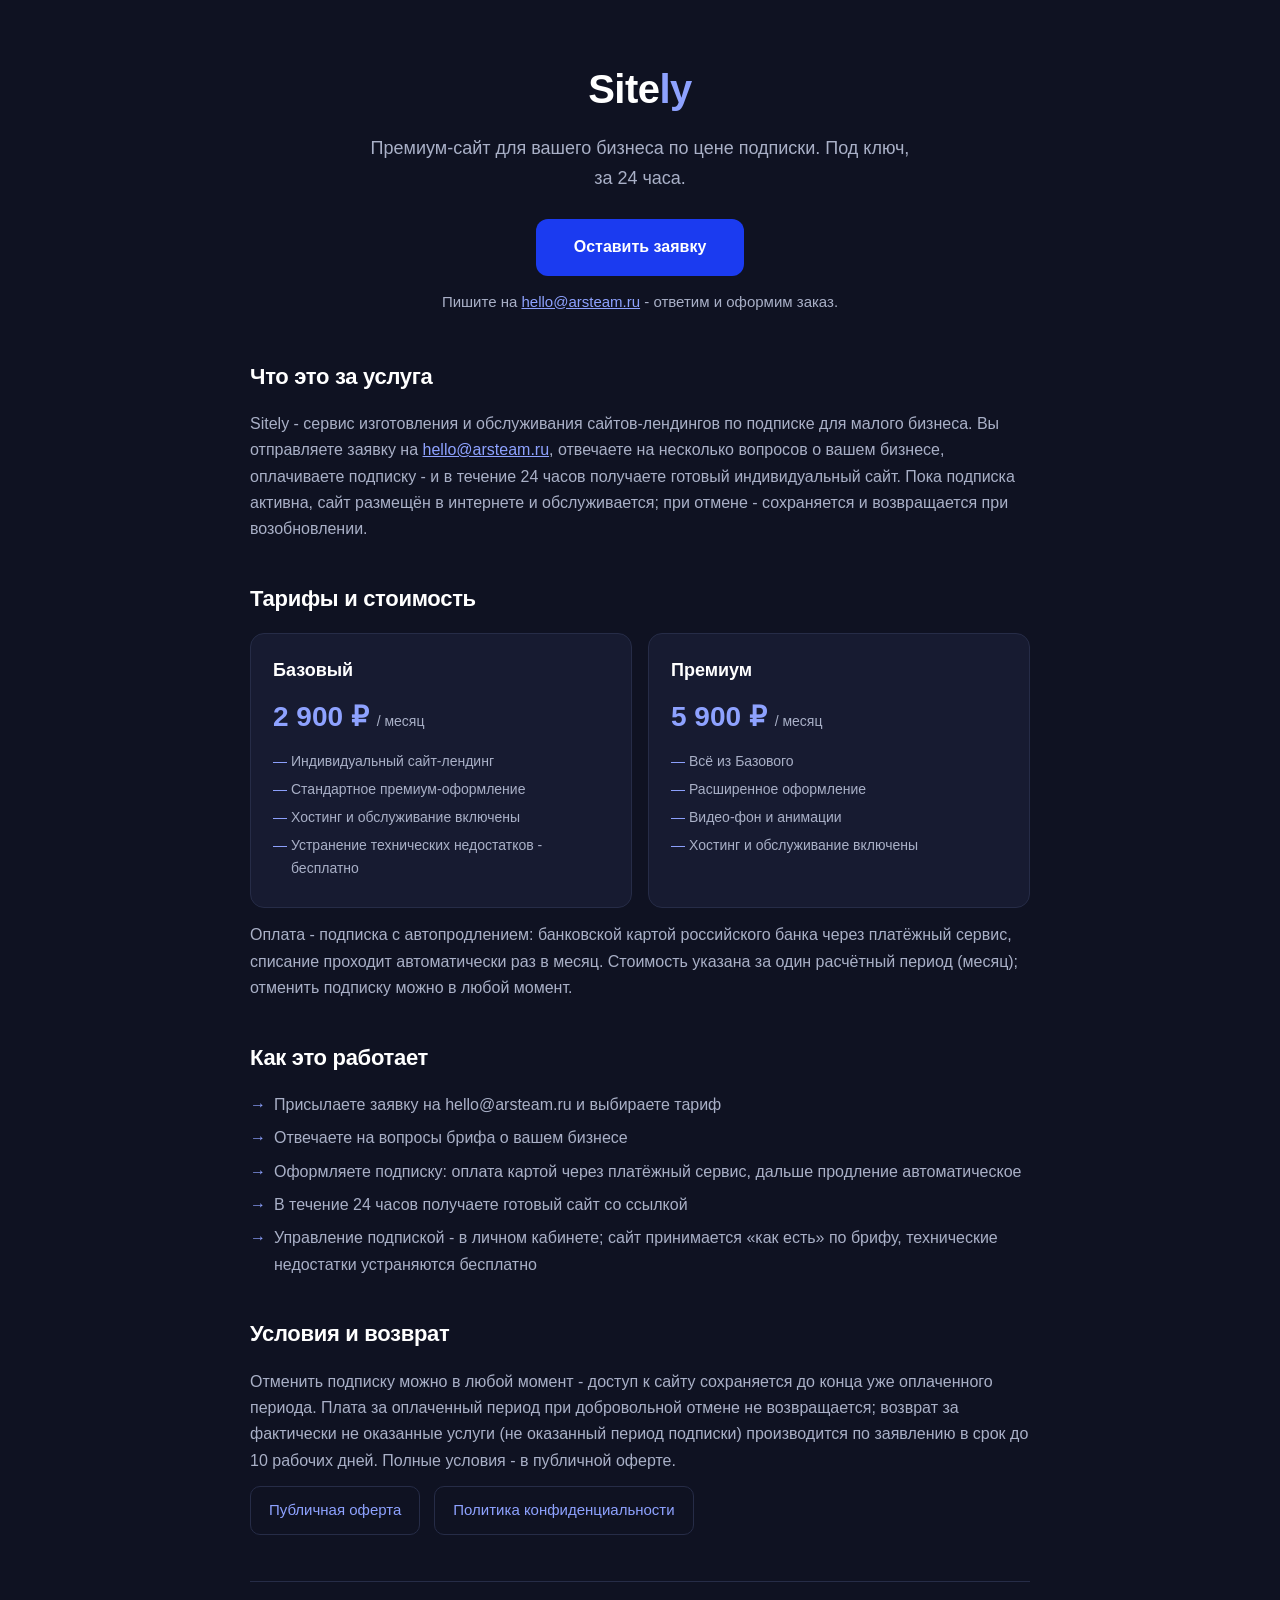
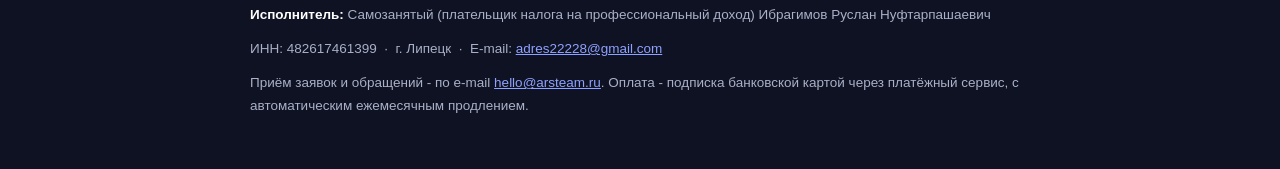
<file: sitely.html>
<!doctype html>
<html lang="ru">
<head>
<meta charset="utf-8">
<meta name="viewport" content="width=device-width,initial-scale=1">
<title>Sitely - премиум-сайт по цене подписки</title>
<meta name="description" content="Sitely - изготовление и обслуживание сайтов-лендингов по подписке для малого бизнеса. От 2900 руб/мес, готовый сайт за 24 часа. Заявки: hello@arsteam.ru">
<style>
:root{--bg:#0f1222;--card:#171b31;--line:#262c47;--ink:#fff;--muted:#a9b0c7;--accent:#1b3bf0;--accent2:#8ea2ff}
*{margin:0;padding:0;box-sizing:border-box}
body{font-family:-apple-system,'Segoe UI',Roboto,sans-serif;background:var(--bg);color:var(--ink);line-height:1.65}
.wrap{max-width:820px;margin:0 auto;padding:56px 20px 40px}
header{text-align:center;margin-bottom:44px}
h1{font-size:40px;letter-spacing:-.5px;margin-bottom:12px}
h1 span{color:var(--accent2)}
.tag{color:var(--muted);font-size:18px;max-width:540px;margin:0 auto}
.cta{display:inline-block;margin-top:26px;background:var(--accent);color:#fff;text-decoration:none;padding:15px 38px;border-radius:12px;font-weight:600;font-size:16px}
.cta:hover{background:#1631d6}
h2{font-size:22px;margin:38px 0 16px;letter-spacing:-.3px}
p{color:var(--muted);margin-bottom:12px}
.cards{display:grid;grid-template-columns:1fr 1fr;gap:16px}
.card{background:var(--card);border:1px solid var(--line);border-radius:14px;padding:22px}
.card h3{font-size:18px;margin-bottom:6px}
.price{font-size:28px;font-weight:700;color:var(--accent2);margin:8px 0}
.price small{font-size:14px;color:var(--muted);font-weight:400}
.card ul{list-style:none;margin-top:10px}
.card li{color:var(--muted);font-size:14px;padding-left:18px;position:relative;margin-bottom:5px}
.card li:before{content:"—";position:absolute;left:0;color:var(--accent2)}
ul.steps{list-style:none;margin:6px 0 0}
ul.steps li{color:var(--muted);padding-left:24px;position:relative;margin-bottom:7px}
ul.steps li:before{content:"→";position:absolute;left:0;color:var(--accent2)}
.docs{display:flex;flex-wrap:wrap;gap:14px;margin-top:12px}
.docs a{color:var(--accent2);text-decoration:none;border:1px solid var(--line);border-radius:10px;padding:11px 18px;font-size:15px}
.docs a:hover{border-color:var(--accent2)}
footer{margin-top:46px;padding-top:22px;border-top:1px solid var(--line);color:var(--muted);font-size:13.5px}
footer b{color:var(--ink);font-weight:600}
a.inline{color:var(--accent2)}
</style>
</head>
<body>
<div class="wrap">

<header>
<h1>Site<span>ly</span></h1>
<p class="tag">Премиум-сайт для вашего бизнеса по цене подписки. Под ключ, за 24 часа.</p>
<a class="cta" href="mailto:hello@arsteam.ru?subject=Заявка%20на%20сайт%20Sitely">Оставить заявку</a>
<p class="tag" style="margin-top:14px;font-size:15px">Пишите на <a class="inline" href="mailto:hello@arsteam.ru">hello@arsteam.ru</a> - ответим и оформим заказ.</p>
</header>

<h2>Что это за услуга</h2>
<p>Sitely - сервис изготовления и обслуживания сайтов-лендингов по подписке для малого бизнеса. Вы отправляете заявку на <a class="inline" href="mailto:hello@arsteam.ru">hello@arsteam.ru</a>, отвечаете на несколько вопросов о вашем бизнесе, оплачиваете подписку - и в течение 24 часов получаете готовый индивидуальный сайт. Пока подписка активна, сайт размещён в интернете и обслуживается; при отмене - сохраняется и возвращается при возобновлении.</p>

<h2>Тарифы и стоимость</h2>
<div class="cards">
  <div class="card">
    <h3>Базовый</h3>
    <div class="price">2 900 ₽ <small>/ месяц</small></div>
    <ul>
      <li>Индивидуальный сайт-лендинг</li>
      <li>Стандартное премиум-оформление</li>
      <li>Хостинг и обслуживание включены</li>
      <li>Устранение технических недостатков - бесплатно</li>
    </ul>
  </div>
  <div class="card">
    <h3>Премиум</h3>
    <div class="price">5 900 ₽ <small>/ месяц</small></div>
    <ul>
      <li>Всё из Базового</li>
      <li>Расширенное оформление</li>
      <li>Видео-фон и анимации</li>
      <li>Хостинг и обслуживание включены</li>
    </ul>
  </div>
</div>
<p style="margin-top:14px">Оплата - подписка с автопродлением: банковской картой российского банка через платёжный сервис, списание проходит автоматически раз в месяц. Стоимость указана за один расчётный период (месяц); отменить подписку можно в любой момент.</p>

<h2>Как это работает</h2>
<ul class="steps">
  <li>Присылаете заявку на hello@arsteam.ru и выбираете тариф</li>
  <li>Отвечаете на вопросы брифа о вашем бизнесе</li>
  <li>Оформляете подписку: оплата картой через платёжный сервис, дальше продление автоматическое</li>
  <li>В течение 24 часов получаете готовый сайт со ссылкой</li>
  <li>Управление подпиской - в личном кабинете; сайт принимается «как есть» по брифу, технические недостатки устраняются бесплатно</li>
</ul>

<h2>Условия и возврат</h2>
<p>Отменить подписку можно в любой момент - доступ к сайту сохраняется до конца уже оплаченного периода. Плата за оплаченный период при добровольной отмене не возвращается; возврат за фактически не оказанные услуги (не оказанный период подписки) производится по заявлению в срок до 10 рабочих дней. Полные условия - в публичной оферте.</p>
<div class="docs">
  <a href="/oferta.html">Публичная оферта</a>
  <a href="/privacy.html">Политика конфиденциальности</a>
</div>

<footer>
<p><b>Исполнитель:</b> Самозанятый (плательщик налога на профессиональный доход) Ибрагимов Руслан Нуфтарпашаевич</p>
<p>ИНН: 482617461399 &nbsp;·&nbsp; г. Липецк &nbsp;·&nbsp; E-mail: <a class="inline" href="mailto:adres22228@gmail.com">adres22228@gmail.com</a></p>
<p>Приём заявок и обращений - по e-mail <a class="inline" href="mailto:hello@arsteam.ru">hello@arsteam.ru</a>. Оплата - подписка банковской картой через платёжный сервис, с автоматическим ежемесячным продлением.</p>
</footer>

</div>
</body>
</html>
</file>
<file: style.css>
:root {
  --bg: var(--tg-theme-bg-color, #0f1222);
  --card: var(--tg-theme-secondary-bg-color, #181c30);
  --text: var(--tg-theme-text-color, #f2f3f8);
  --hint: var(--tg-theme-hint-color, #9aa0b8);
  --accent: #5b7cfa;
  --accent-2: #8ea2ff;
  --ok: #34c98e;
  --warn: #f5a623;
  --danger: #e5636f;
  --radius: 16px;
}

* { margin: 0; padding: 0; box-sizing: border-box; }

body {
  font-family: -apple-system, 'Segoe UI', Roboto, 'Helvetica Neue', sans-serif;
  background: var(--bg);
  color: var(--text);
  min-height: 100vh;
  -webkit-font-smoothing: antialiased;
}

#app { max-width: 480px; margin: 0 auto; padding: 20px 16px 28px; }

.head { display: flex; align-items: baseline; gap: 10px; margin-bottom: 18px; }
.logo { font-size: 26px; font-weight: 800; letter-spacing: -0.5px; }
.logo span { color: var(--accent-2); }
.head-sub { color: var(--hint); font-size: 14px; }

.card {
  background: var(--card);
  border: 1px solid rgba(255, 255, 255, 0.06);
  border-radius: var(--radius);
  padding: 18px;
  margin-bottom: 12px;
}

.card h2 { font-size: 13px; font-weight: 600; color: var(--hint); text-transform: uppercase; letter-spacing: 0.6px; margin-bottom: 10px; }

.row { display: flex; justify-content: space-between; align-items: center; gap: 12px; padding: 7px 0; font-size: 15px; }
.row .k { color: var(--hint); }
.row .v { font-weight: 600; text-align: right; }

.badge { display: inline-block; padding: 4px 12px; border-radius: 999px; font-size: 13px; font-weight: 700; }
.badge.active { background: rgba(52, 201, 142, 0.14); color: var(--ok); }
.badge.wait { background: rgba(245, 166, 35, 0.14); color: var(--warn); }
.badge.off { background: rgba(229, 99, 111, 0.14); color: var(--danger); }
.badge.pay { background: rgba(91, 124, 250, 0.16); color: var(--accent-2); }

/* Таймер */
.timer-card { text-align: center; padding: 24px 18px; }
.timer-label { color: var(--hint); font-size: 14px; margin-bottom: 10px; }
.timer {
  font-variant-numeric: tabular-nums;
  font-size: 44px; font-weight: 800; letter-spacing: 1px;
  background: linear-gradient(135deg, var(--accent-2), #c3b8ff);
  -webkit-background-clip: text; background-clip: text; color: transparent;
}
.timer.small { font-size: 36px; }
.timer-sub { color: var(--hint); font-size: 13px; margin-top: 10px; line-height: 1.5; }

.progress { height: 6px; border-radius: 3px; background: rgba(255,255,255,0.08); margin-top: 16px; overflow: hidden; }
.progress i { display: block; height: 100%; border-radius: 3px; background: linear-gradient(90deg, var(--accent), var(--accent-2)); transition: width 1s linear; }

/* Сайт */
.site-link {
  display: block; text-decoration: none; text-align: center;
  background: linear-gradient(135deg, #1b3bf0, #5b7cfa);
  color: #fff; font-weight: 700; font-size: 16px;
  padding: 15px; border-radius: 12px; margin-top: 6px;
}
.site-url { color: var(--hint); font-size: 13px; text-align: center; margin-top: 8px; word-break: break-all; }

/* Кнопки действий */
.actions { display: grid; grid-template-columns: 1fr 1fr; gap: 10px; }
.btn {
  appearance: none; border: 1px solid rgba(255,255,255,0.1); cursor: pointer;
  background: rgba(255,255,255,0.04); color: var(--text);
  border-radius: 12px; padding: 14px 10px; font-size: 14px; font-weight: 600;
  font-family: inherit; transition: transform 0.08s ease, background 0.15s ease;
}
.btn:active { transform: scale(0.97); }
.btn.primary { background: linear-gradient(135deg, #1b3bf0, #5b7cfa); border: none; color: #fff; grid-column: 1 / -1; font-size: 15px; padding: 15px; }
.btn.danger { color: var(--danger); }
.btn.wide { grid-column: 1 / -1; }
.btn:disabled { opacity: 0.5; }

/* История */
.pay-item { display: flex; justify-content: space-between; padding: 9px 0; font-size: 14px; border-bottom: 1px solid rgba(255,255,255,0.05); }
.pay-item:last-child { border-bottom: none; }
.pay-item .d { color: var(--hint); }
.pay-item .s { font-weight: 700; }

/* Состояния */
.state { text-align: center; padding: 56px 20px; color: var(--hint); font-size: 15px; line-height: 1.6; }
.state .big { font-size: 44px; margin-bottom: 14px; }
.state p { margin-top: 6px; }
.spinner {
  width: 34px; height: 34px; margin: 0 auto 16px;
  border: 3px solid rgba(255,255,255,0.12); border-top-color: var(--accent-2);
  border-radius: 50%; animation: spin 0.8s linear infinite;
}
@keyframes spin { to { transform: rotate(360deg); } }

.toast {
  position: fixed; left: 50%; bottom: 26px; transform: translateX(-50%);
  background: #23283f; color: var(--text); font-size: 14px;
  padding: 12px 20px; border-radius: 12px; border: 1px solid rgba(255,255,255,0.1);
  max-width: 90%; text-align: center; z-index: 10;
  animation: toastIn 0.25s ease;
}
@keyframes toastIn { from { opacity: 0; transform: translate(-50%, 8px); } to { opacity: 1; transform: translate(-50%, 0); } }

.foot { text-align: center; color: var(--hint); font-size: 12.5px; margin-top: 18px; line-height: 1.5; }
</file>
